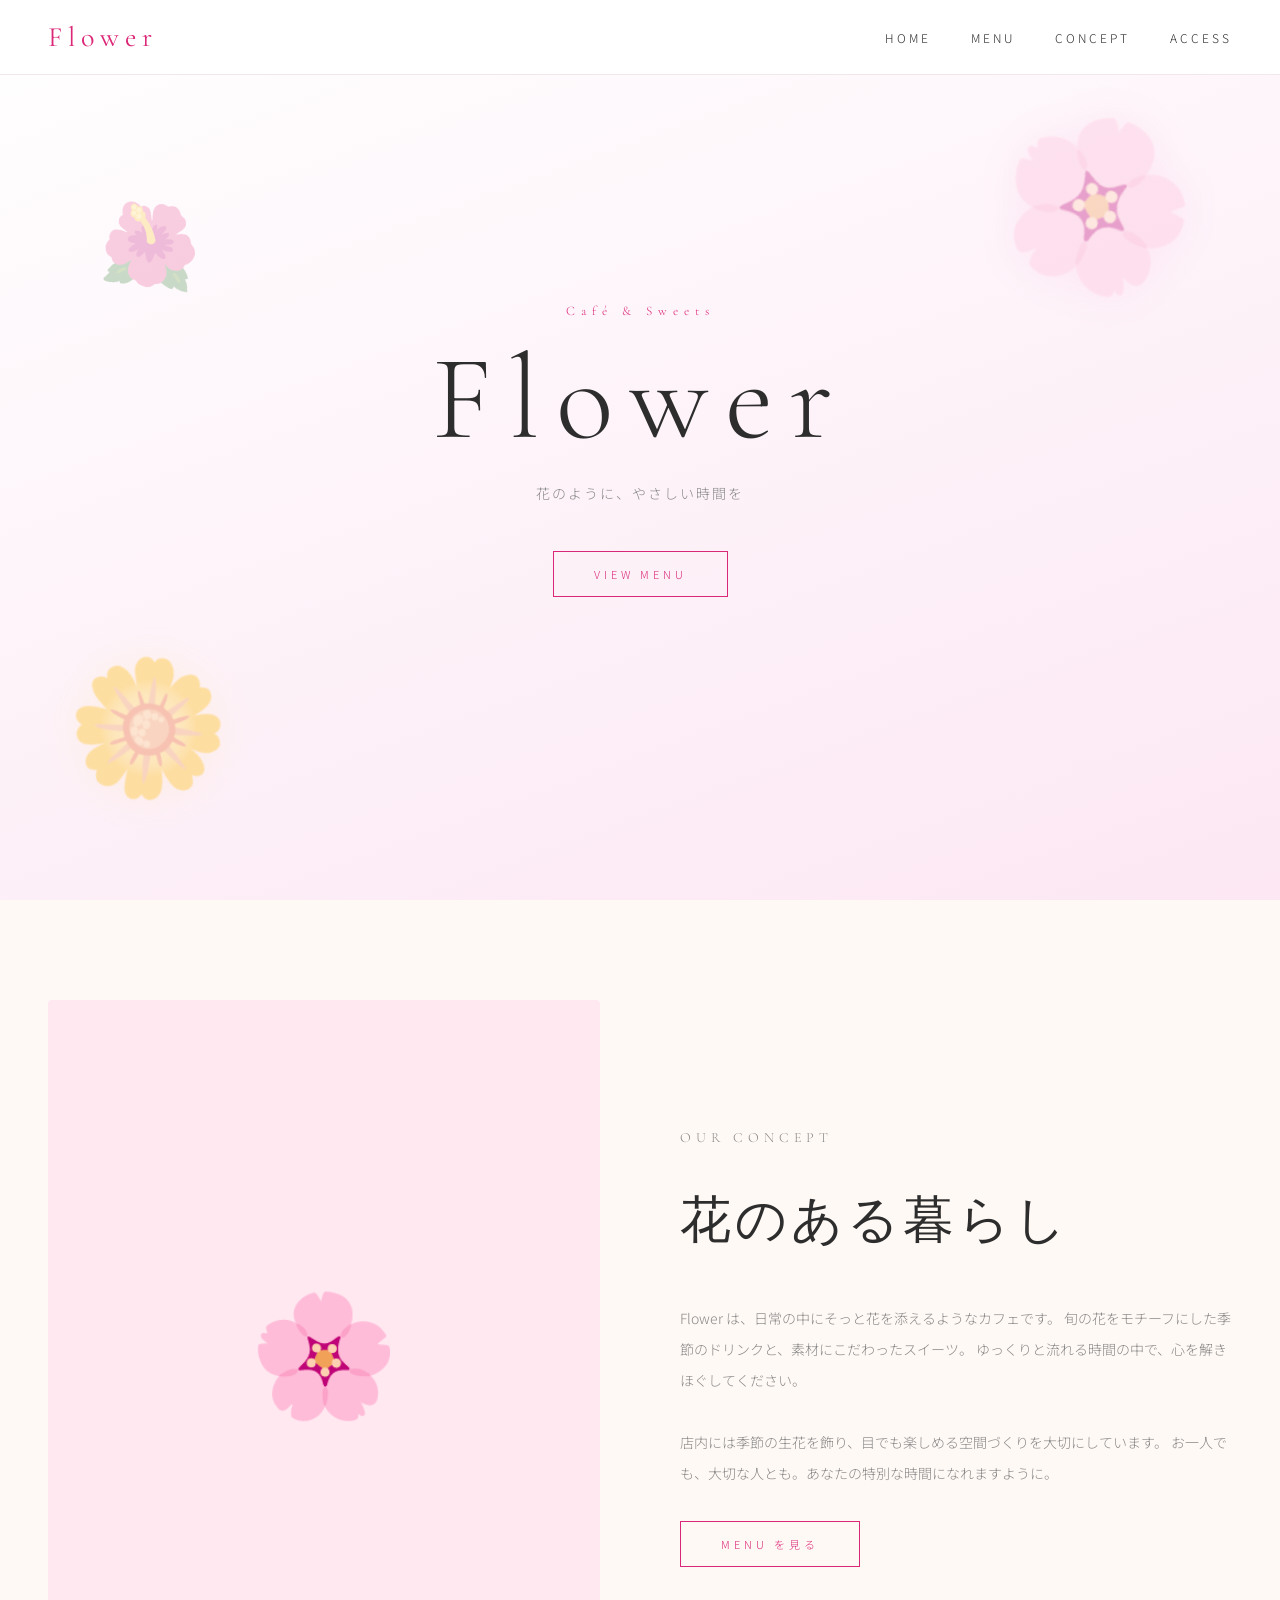
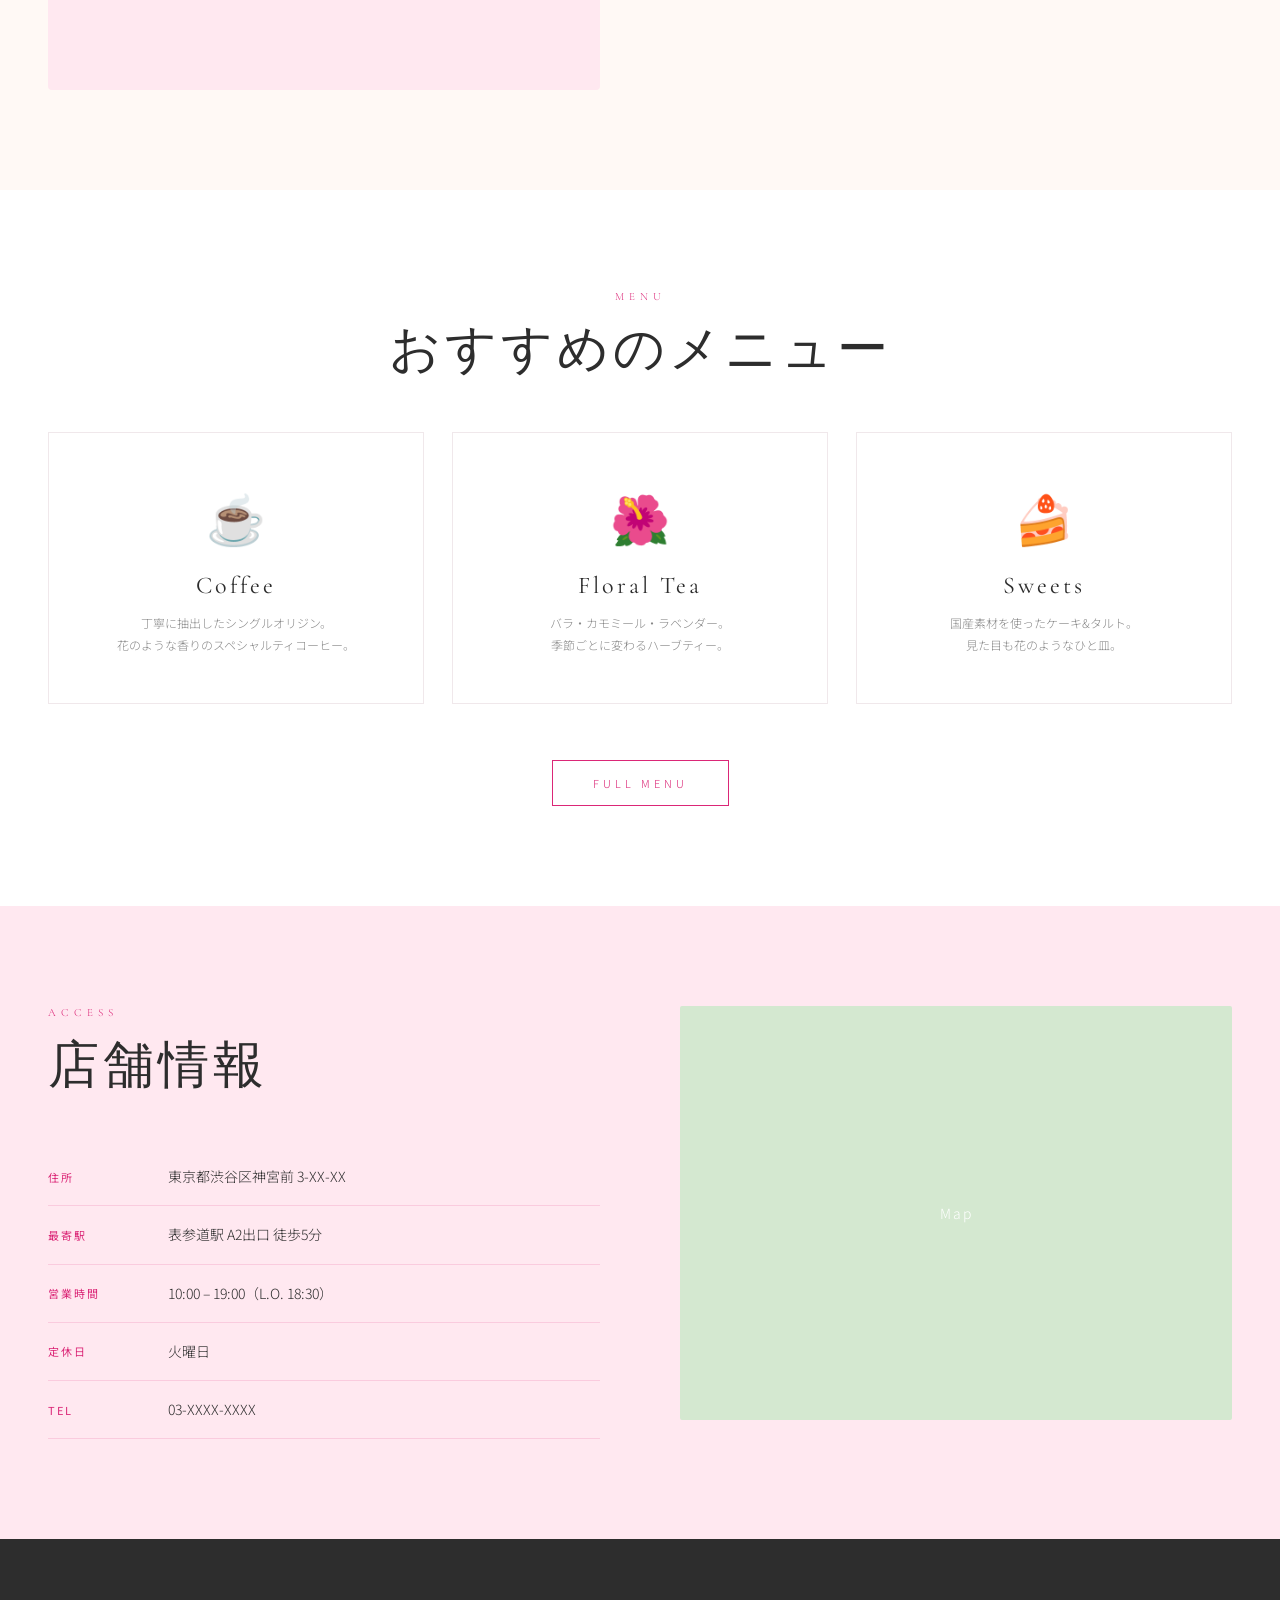
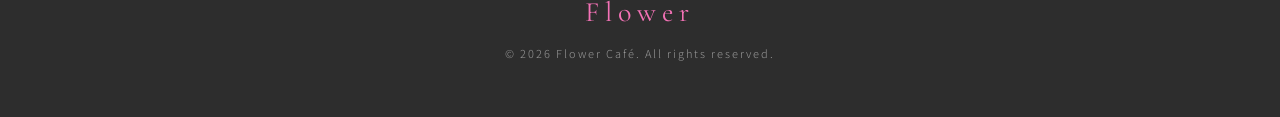
<file: index.html>
<!DOCTYPE html>
<html lang="ja">
<head>
  <meta charset="UTF-8">
  <meta name="viewport" content="width=device-width, initial-scale=1.0">
  <title>Flower Café</title>
  <meta name="google-site-verification" content="WDZ9hUEmzPlmycllCAmTXlA2O_u_lHYah8CNDGGcufo" />
  <link rel="stylesheet" href="style.css">
  <!-- Google Tag Manager -->
  <script>(function(w,d,s,l,i){w[l]=w[l]||[];w[l].push({'gtm.start':
  new Date().getTime(),event:'gtm.js'});var f=d.getElementsByTagName(s)[0],
  j=d.createElement(s),dl=l!='dataLayer'?'&l='+l:'';j.async=true;j.src=
  'https://www.googletagmanager.com/gtm.js?id='+i+dl;f.parentNode.insertBefore(j,f);
  })(window,document,'script','dataLayer','GTM-K5STPBDX');</script>
  <!-- End Google Tag Manager -->
</head>
<body>
  <!-- Google Tag Manager (noscript) -->
  <noscript><iframe src="https://www.googletagmanager.com/ns.html?id=GTM-K5STPBDX"
  height="0" width="0" style="display:none;visibility:hidden"></iframe></noscript>
  <!-- End Google Tag Manager (noscript) -->

  <header>
    <div class="logo">Flower</div>
    <nav>
      <a href="index.html">Home</a>
      <a href="menu.html">Menu</a>
      <a href="#concept">Concept</a>
      <a href="#access">Access</a>
    </nav>
  </header>

  <!-- Hero -->
  <section class="hero">
    <div class="hero-deco">🌺</div>
    <div class="hero-inner">
      <p class="hero-sub">Café &amp; Sweets</p>
      <h1>Flower</h1>
      <p class="hero-tagline">花のように、やさしい時間を</p>
      <a href="menu.html" class="btn">View Menu</a>
    </div>
  </section>

  <!-- Concept -->
  <section class="concept" id="concept">
    <div class="concept-img">🌸</div>
    <div class="concept-text">
      <p class="section-label">Our Concept</p>
      <h2 class="section-title">花のある暮らし</h2>
      <p>
        Flower は、日常の中にそっと花を添えるようなカフェです。
        旬の花をモチーフにした季節のドリンクと、素材にこだわったスイーツ。
        ゆっくりと流れる時間の中で、心を解きほぐしてください。
      </p>
      <p>
        店内には季節の生花を飾り、目でも楽しめる空間づくりを大切にしています。
        お一人でも、大切な人とも。あなたの特別な時間になれますように。
      </p>
      <a href="menu.html" class="btn">Menu を見る</a>
    </div>
  </section>

  <!-- Menu Preview -->
  <section class="menu-preview">
    <p class="section-label">Menu</p>
    <h2 class="section-title">おすすめのメニュー</h2>
    <div class="menu-grid">
      <div class="menu-card">
        <div class="icon">☕</div>
        <h3>Coffee</h3>
        <p>丁寧に抽出したシングルオリジン。<br>花のような香りのスペシャルティコーヒー。</p>
      </div>
      <div class="menu-card">
        <div class="icon">🌺</div>
        <h3>Floral Tea</h3>
        <p>バラ・カモミール・ラベンダー。<br>季節ごとに変わるハーブティー。</p>
      </div>
      <div class="menu-card">
        <div class="icon">🍰</div>
        <h3>Sweets</h3>
        <p>国産素材を使ったケーキ&amp;タルト。<br>見た目も花のようなひと皿。</p>
      </div>
    </div>
    <a href="menu.html" class="btn">Full Menu</a>
  </section>

  <!-- Access -->
  <section class="access" id="access">
    <div>
      <p class="section-label">Access</p>
      <h2 class="section-title">店舗情報</h2>
      <table class="info-table">
        <tr>
          <th>住所</th>
          <td>東京都渋谷区神宮前 3-XX-XX</td>
        </tr>
        <tr>
          <th>最寄駅</th>
          <td>表参道駅 A2出口 徒歩5分</td>
        </tr>
        <tr>
          <th>営業時間</th>
          <td>10:00 – 19:00（L.O. 18:30）</td>
        </tr>
        <tr>
          <th>定休日</th>
          <td>火曜日</td>
        </tr>
        <tr>
          <th>TEL</th>
          <td>03-XXXX-XXXX</td>
        </tr>
      </table>
    </div>
    <div class="map-placeholder">Map</div>
  </section>

  <footer>
    <span class="logo">Flower</span>
    <p>&copy; 2026 Flower Café. All rights reserved.</p>
  </footer>

</body>
</html>
</file>
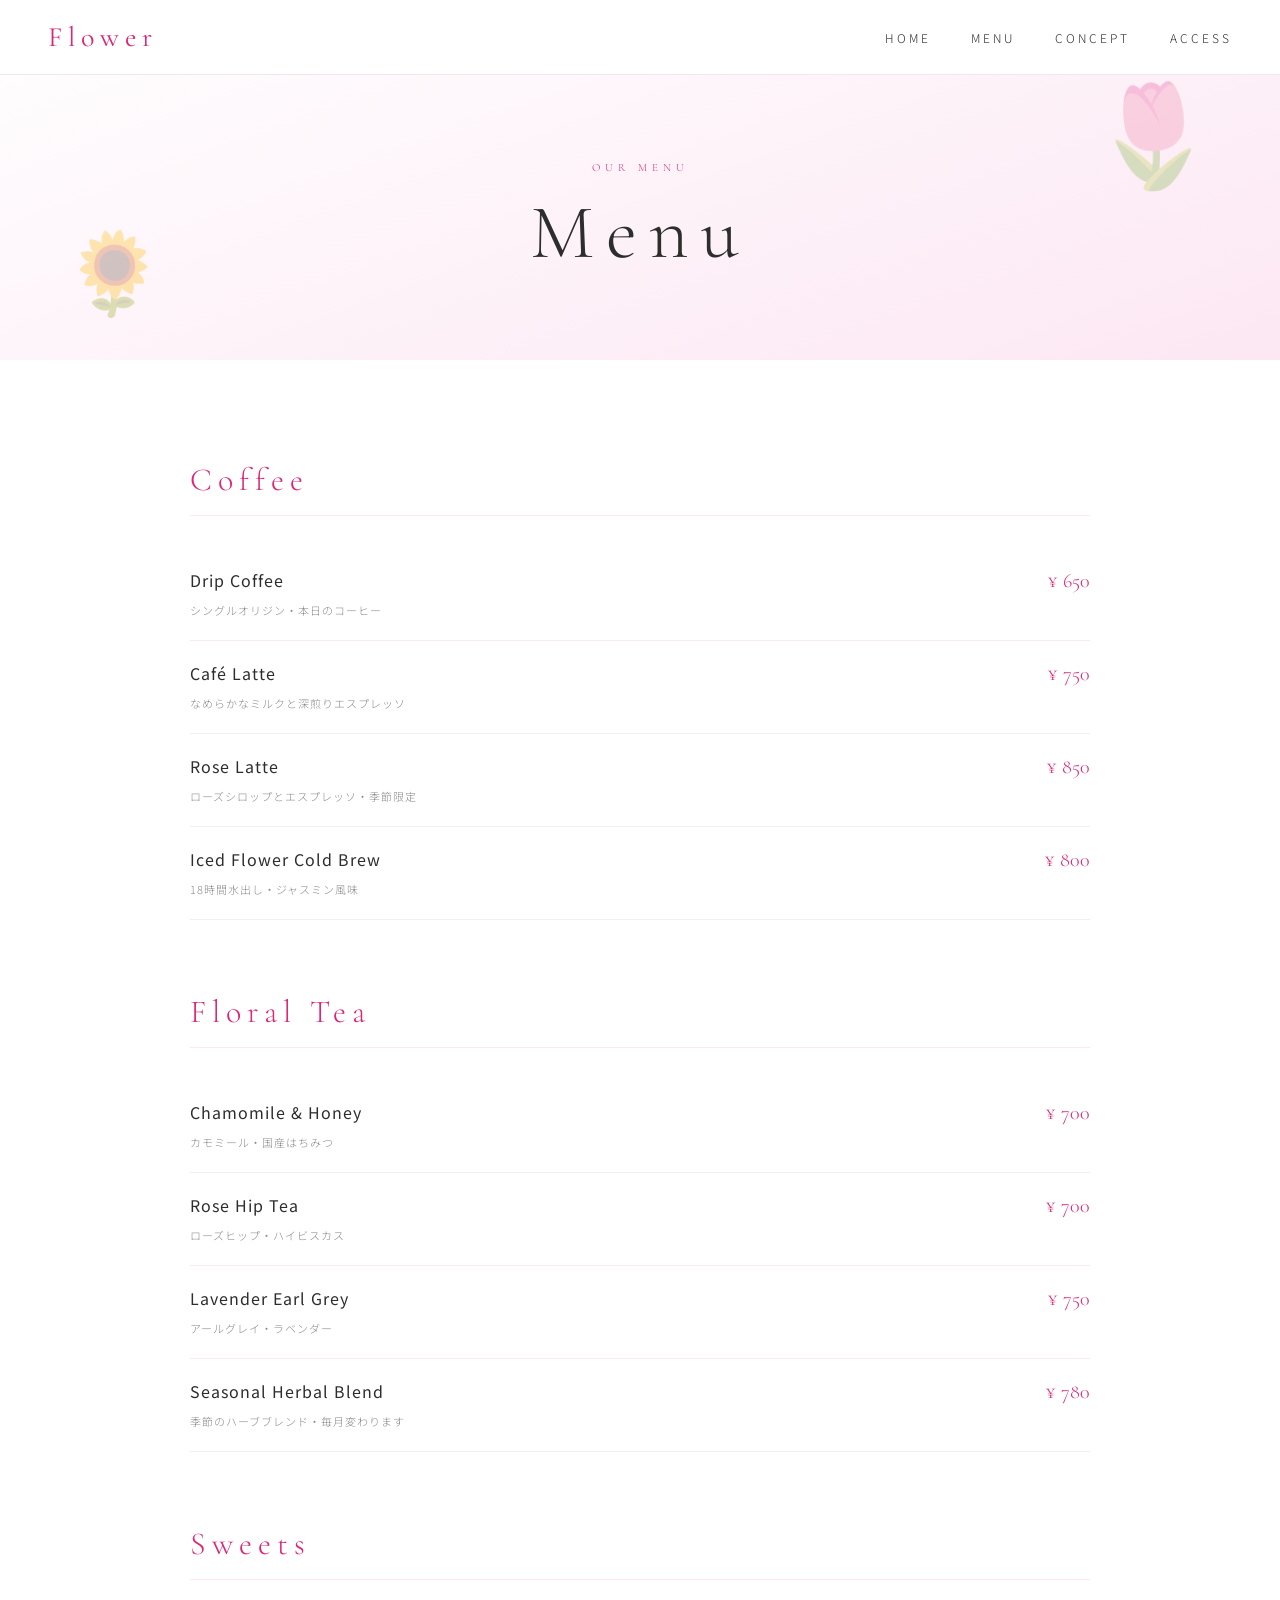
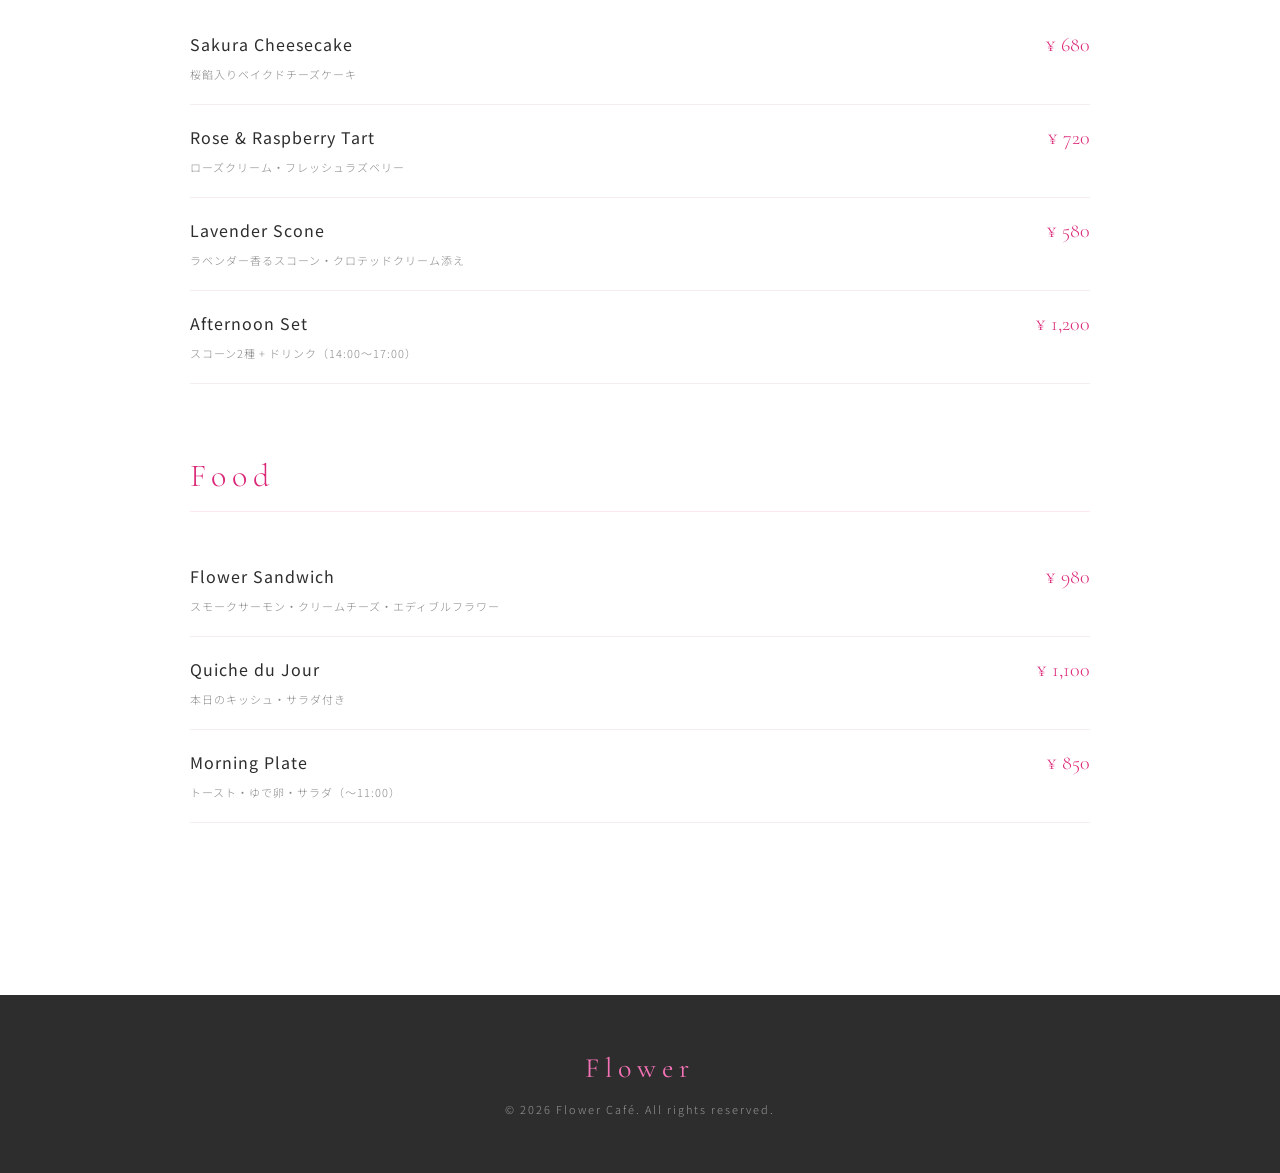
<file: menu.html>
<!DOCTYPE html>
<html lang="ja">
<head>
  <meta charset="UTF-8">
  <meta name="viewport" content="width=device-width, initial-scale=1.0">
  <title>Menu | Flower Café</title>
  <link rel="stylesheet" href="style.css">
  <!-- Google Tag Manager -->
  <script>(function(w,d,s,l,i){w[l]=w[l]||[];w[l].push({'gtm.start':
  new Date().getTime(),event:'gtm.js'});var f=d.getElementsByTagName(s)[0],
  j=d.createElement(s),dl=l!='dataLayer'?'&l='+l:'';j.async=true;j.src=
  'https://www.googletagmanager.com/gtm.js?id='+i+dl;f.parentNode.insertBefore(j,f);
  })(window,document,'script','dataLayer','GTM-K5STPBDX');</script>
  <!-- End Google Tag Manager -->
</head>
<body>
  <!-- Google Tag Manager (noscript) -->
  <noscript><iframe src="https://www.googletagmanager.com/ns.html?id=GTM-K5STPBDX"
  height="0" width="0" style="display:none;visibility:hidden"></iframe></noscript>
  <!-- End Google Tag Manager (noscript) -->

  <header>
    <div class="logo">Flower</div>
    <nav>
      <a href="index.html">Home</a>
      <a href="menu.html">Menu</a>
      <a href="index.html#concept">Concept</a>
      <a href="index.html#access">Access</a>
    </nav>
  </header>

  <!-- Page Hero -->
  <div class="page-hero">
    <div>
      <p class="section-label">Our Menu</p>
      <h1>Menu</h1>
    </div>
  </div>

  <!-- Menu Content -->
  <section style="background: var(--white);">
    <div class="menu-section">

      <div class="menu-category">
        <h2>Coffee</h2>
        <div class="menu-item">
          <div class="menu-item-info">
            <h4>Drip Coffee</h4>
            <span>シングルオリジン・本日のコーヒー</span>
          </div>
          <div class="menu-item-price">¥ 650</div>
        </div>
        <div class="menu-item">
          <div class="menu-item-info">
            <h4>Café Latte</h4>
            <span>なめらかなミルクと深煎りエスプレッソ</span>
          </div>
          <div class="menu-item-price">¥ 750</div>
        </div>
        <div class="menu-item">
          <div class="menu-item-info">
            <h4>Rose Latte</h4>
            <span>ローズシロップとエスプレッソ・季節限定</span>
          </div>
          <div class="menu-item-price">¥ 850</div>
        </div>
        <div class="menu-item">
          <div class="menu-item-info">
            <h4>Iced Flower Cold Brew</h4>
            <span>18時間水出し・ジャスミン風味</span>
          </div>
          <div class="menu-item-price">¥ 800</div>
        </div>
      </div>

      <div class="menu-category">
        <h2>Floral Tea</h2>
        <div class="menu-item">
          <div class="menu-item-info">
            <h4>Chamomile &amp; Honey</h4>
            <span>カモミール・国産はちみつ</span>
          </div>
          <div class="menu-item-price">¥ 700</div>
        </div>
        <div class="menu-item">
          <div class="menu-item-info">
            <h4>Rose Hip Tea</h4>
            <span>ローズヒップ・ハイビスカス</span>
          </div>
          <div class="menu-item-price">¥ 700</div>
        </div>
        <div class="menu-item">
          <div class="menu-item-info">
            <h4>Lavender Earl Grey</h4>
            <span>アールグレイ・ラベンダー</span>
          </div>
          <div class="menu-item-price">¥ 750</div>
        </div>
        <div class="menu-item">
          <div class="menu-item-info">
            <h4>Seasonal Herbal Blend</h4>
            <span>季節のハーブブレンド・毎月変わります</span>
          </div>
          <div class="menu-item-price">¥ 780</div>
        </div>
      </div>

      <div class="menu-category">
        <h2>Sweets</h2>
        <div class="menu-item">
          <div class="menu-item-info">
            <h4>Sakura Cheesecake</h4>
            <span>桜餡入りベイクドチーズケーキ</span>
          </div>
          <div class="menu-item-price">¥ 680</div>
        </div>
        <div class="menu-item">
          <div class="menu-item-info">
            <h4>Rose &amp; Raspberry Tart</h4>
            <span>ローズクリーム・フレッシュラズベリー</span>
          </div>
          <div class="menu-item-price">¥ 720</div>
        </div>
        <div class="menu-item">
          <div class="menu-item-info">
            <h4>Lavender Scone</h4>
            <span>ラベンダー香るスコーン・クロテッドクリーム添え</span>
          </div>
          <div class="menu-item-price">¥ 580</div>
        </div>
        <div class="menu-item">
          <div class="menu-item-info">
            <h4>Afternoon Set</h4>
            <span>スコーン2種 + ドリンク（14:00〜17:00）</span>
          </div>
          <div class="menu-item-price">¥ 1,200</div>
        </div>
      </div>

      <div class="menu-category">
        <h2>Food</h2>
        <div class="menu-item">
          <div class="menu-item-info">
            <h4>Flower Sandwich</h4>
            <span>スモークサーモン・クリームチーズ・エディブルフラワー</span>
          </div>
          <div class="menu-item-price">¥ 980</div>
        </div>
        <div class="menu-item">
          <div class="menu-item-info">
            <h4>Quiche du Jour</h4>
            <span>本日のキッシュ・サラダ付き</span>
          </div>
          <div class="menu-item-price">¥ 1,100</div>
        </div>
        <div class="menu-item">
          <div class="menu-item-info">
            <h4>Morning Plate</h4>
            <span>トースト・ゆで卵・サラダ（〜11:00）</span>
          </div>
          <div class="menu-item-price">¥ 850</div>
        </div>
      </div>

    </div>
  </section>

  <footer>
    <span class="logo">Flower</span>
    <p>&copy; 2026 Flower Café. All rights reserved.</p>
  </footer>

</body>
</html>
</file>
<file: style.css>
@import url('https://fonts.googleapis.com/css2?family=Cormorant+Garamond:ital,wght@0,300;0,400;0,500;1,300;1,400&family=Noto+Sans+JP:wght@300;400&display=swap');

*, *::before, *::after { box-sizing: border-box; margin: 0; padding: 0; }

:root {
  --white: #FFFFFF;
  --cream: #FFF9F5;
  --pink-light: #FFE8F0;
  --pink: #F472B6;
  --rose: #DB2777;
  --coral: #FB7185;
  --lavender: #A78BFA;
  --lavender-light: #EDE9FE;
  --yellow: #FCD34D;
  --yellow-light: #FFFBEB;
  --green: #86EFAC;
  --green-light: #F0FDF4;
  --text: #2D2D2D;
  --text-light: #888;
}

body {
  font-family: 'Noto Sans JP', sans-serif;
  color: var(--text);
  background: var(--white);
  font-weight: 300;
}

a { text-decoration: none; color: inherit; }

/* ── Header ── */
header {
  position: fixed;
  top: 0; left: 0; right: 0;
  z-index: 100;
  display: flex;
  align-items: center;
  justify-content: space-between;
  padding: 20px 48px;
  background: rgba(255,255,255,0.95);
  backdrop-filter: blur(8px);
  border-bottom: 1px solid #f0e8eb;
}

.logo {
  font-family: 'Cormorant Garamond', serif;
  font-size: 28px;
  font-weight: 400;
  letter-spacing: 6px;
  color: var(--rose);
}

nav { display: flex; gap: 40px; }

nav a {
  font-size: 12px;
  letter-spacing: 3px;
  text-transform: uppercase;
  color: var(--text);
  transition: color 0.3s;
  position: relative;
}

nav a::after {
  content: '';
  position: absolute;
  bottom: -4px; left: 0; right: 0;
  height: 1px;
  background: var(--pink);
  transform: scaleX(0);
  transition: transform 0.3s;
}

nav a:hover { color: var(--rose); }
nav a:hover::after { transform: scaleX(1); }

/* ── Hero ── */
.hero {
  height: 100vh;
  background: linear-gradient(160deg, #fff 0%, #fce7f3 100%);
  display: flex;
  align-items: center;
  justify-content: center;
  position: relative;
  overflow: hidden;
}

.hero::before {
  content: '🌸';
  position: absolute;
  top: 8%; right: 6%;
  font-size: 160px;
  opacity: 0.35;
  transform: rotate(20deg);
  filter: drop-shadow(0 0 20px rgba(244,114,182,0.3));
}

.hero::after {
  content: '🌼';
  position: absolute;
  bottom: 10%; left: 5%;
  font-size: 130px;
  opacity: 0.35;
  transform: rotate(-15deg);
  filter: drop-shadow(0 0 20px rgba(252,211,77,0.3));
}

.hero-deco {
  position: absolute;
  top: 20%; left: 8%;
  font-size: 80px;
  opacity: 0.25;
  transform: rotate(10deg);
}

.hero-inner { text-align: center; z-index: 1; }

.hero-sub {
  font-family: 'Cormorant Garamond', serif;
  font-size: 13px;
  letter-spacing: 6px;
  color: var(--rose);
  margin-bottom: 20px;
}

.hero h1 {
  font-family: 'Cormorant Garamond', serif;
  font-size: clamp(72px, 10vw, 120px);
  font-weight: 300;
  letter-spacing: 16px;
  color: var(--text);
  line-height: 1;
  margin-bottom: 24px;
}

.hero-tagline {
  font-size: 14px;
  letter-spacing: 2px;
  color: var(--text-light);
  margin-bottom: 48px;
}

.btn {
  display: inline-block;
  padding: 14px 40px;
  border: 1px solid var(--rose);
  font-size: 11px;
  letter-spacing: 4px;
  text-transform: uppercase;
  color: var(--rose);
  transition: all 0.3s;
}

.btn:hover {
  background: var(--rose);
  color: #fff;
}

/* ── Section共通 ── */
section { padding: 100px 48px; }

.section-label {
  font-family: 'Cormorant Garamond', serif;
  font-size: 11px;
  letter-spacing: 5px;
  text-transform: uppercase;
  color: var(--rose);
  margin-bottom: 12px;
}

.section-title {
  font-family: 'Cormorant Garamond', serif;
  font-size: clamp(36px, 4vw, 52px);
  font-weight: 300;
  letter-spacing: 4px;
  margin-bottom: 48px;
}

/* ── Concept ── */
.concept {
  background: var(--cream);
  display: grid;
  grid-template-columns: 1fr 1fr;
  gap: 80px;
  align-items: center;
}

.concept-img {
  width: 100%;
  aspect-ratio: 4/5;
  background: var(--pink-light);
  border-radius: 4px;
  display: flex;
  align-items: center;
  justify-content: center;
  font-size: 120px;
}

.concept-text p {
  font-size: 14px;
  line-height: 2.2;
  color: var(--text-light);
  margin-bottom: 32px;
}

/* ── Menu Preview ── */
.menu-preview { background: var(--white); text-align: center; }

.menu-grid {
  display: grid;
  grid-template-columns: repeat(3, 1fr);
  gap: 28px;
  margin-bottom: 56px;
}

.menu-card {
  padding: 48px 24px;
  border: 1px solid #f0e8eb;
  transition: border-color 0.3s, transform 0.3s;
}

.menu-card:hover {
  border-color: var(--pink);
  transform: translateY(-4px);
}

.menu-card .icon { font-size: 48px; margin-bottom: 20px; }

.menu-card h3 {
  font-family: 'Cormorant Garamond', serif;
  font-size: 24px;
  font-weight: 400;
  letter-spacing: 3px;
  margin-bottom: 12px;
  color: var(--text);
}

.menu-card p { font-size: 12px; color: var(--text-light); line-height: 1.8; }

/* ── Access ── */
.access {
  background: var(--pink-light);
  display: grid;
  grid-template-columns: 1fr 1fr;
  gap: 80px;
  align-items: start;
}

.info-table { width: 100%; border-collapse: collapse; }

.info-table tr { border-bottom: 1px solid rgba(219,39,119,0.15); }

.info-table th {
  font-size: 11px;
  letter-spacing: 2px;
  color: var(--rose);
  padding: 16px 0;
  text-align: left;
  width: 120px;
  font-weight: 400;
}

.info-table td {
  font-size: 14px;
  color: var(--text);
  padding: 16px 0;
  line-height: 1.8;
}

.map-placeholder {
  width: 100%;
  aspect-ratio: 4/3;
  background: #d4e8d0;
  border-radius: 2px;
  display: flex;
  align-items: center;
  justify-content: center;
  font-size: 14px;
  letter-spacing: 2px;
  color: #fff;
}

/* ── Footer ── */
footer {
  background: #2d2d2d;
  color: rgba(255,255,255,0.5);
  text-align: center;
  padding: 56px 48px;
}

footer .logo {
  font-family: 'Cormorant Garamond', serif;
  font-size: 28px;
  letter-spacing: 6px;
  color: var(--pink);
  margin-bottom: 16px;
  display: block;
}

footer p { font-size: 11px; letter-spacing: 2px; }

/* ── Menu Page ── */
.page-hero {
  height: 40vh;
  background: linear-gradient(160deg, #fff 0%, #fce7f3 100%);
  display: flex;
  align-items: center;
  justify-content: center;
  text-align: center;
  padding-top: 80px;
  position: relative;
  overflow: hidden;
}

.page-hero::before {
  content: '🌷';
  position: absolute;
  right: 5%; top: 15%;
  font-size: 100px;
  opacity: 0.3;
}

.page-hero::after {
  content: '🌻';
  position: absolute;
  left: 5%; bottom: 10%;
  font-size: 80px;
  opacity: 0.3;
}

.page-hero h1 {
  font-family: 'Cormorant Garamond', serif;
  font-size: clamp(48px, 6vw, 80px);
  font-weight: 300;
  letter-spacing: 12px;
  color: var(--text);
}

.menu-section { max-width: 900px; margin: 0 auto; }

.menu-category { margin-bottom: 72px; }

.menu-category h2 {
  font-family: 'Cormorant Garamond', serif;
  font-size: 32px;
  font-weight: 300;
  letter-spacing: 6px;
  color: var(--rose);
  border-bottom: 1px solid var(--pink-light);
  padding-bottom: 16px;
  margin-bottom: 32px;
}

.menu-item {
  display: flex;
  justify-content: space-between;
  align-items: baseline;
  padding: 20px 0;
  border-bottom: 1px solid #f5edf0;
}

.menu-item-info h4 {
  font-size: 16px;
  font-weight: 400;
  letter-spacing: 1px;
  margin-bottom: 4px;
}

.menu-item-info span {
  font-size: 11px;
  color: var(--text-light);
  letter-spacing: 1px;
}

.menu-item-price {
  font-family: 'Cormorant Garamond', serif;
  font-size: 20px;
  color: var(--rose);
}

/* ── Responsive ── */
@media (max-width: 768px) {
  header { padding: 16px 24px; }
  nav { gap: 20px; }
  section { padding: 64px 24px; }
  .concept, .access { grid-template-columns: 1fr; gap: 40px; }
  .menu-grid { grid-template-columns: 1fr; }
}
</file>
